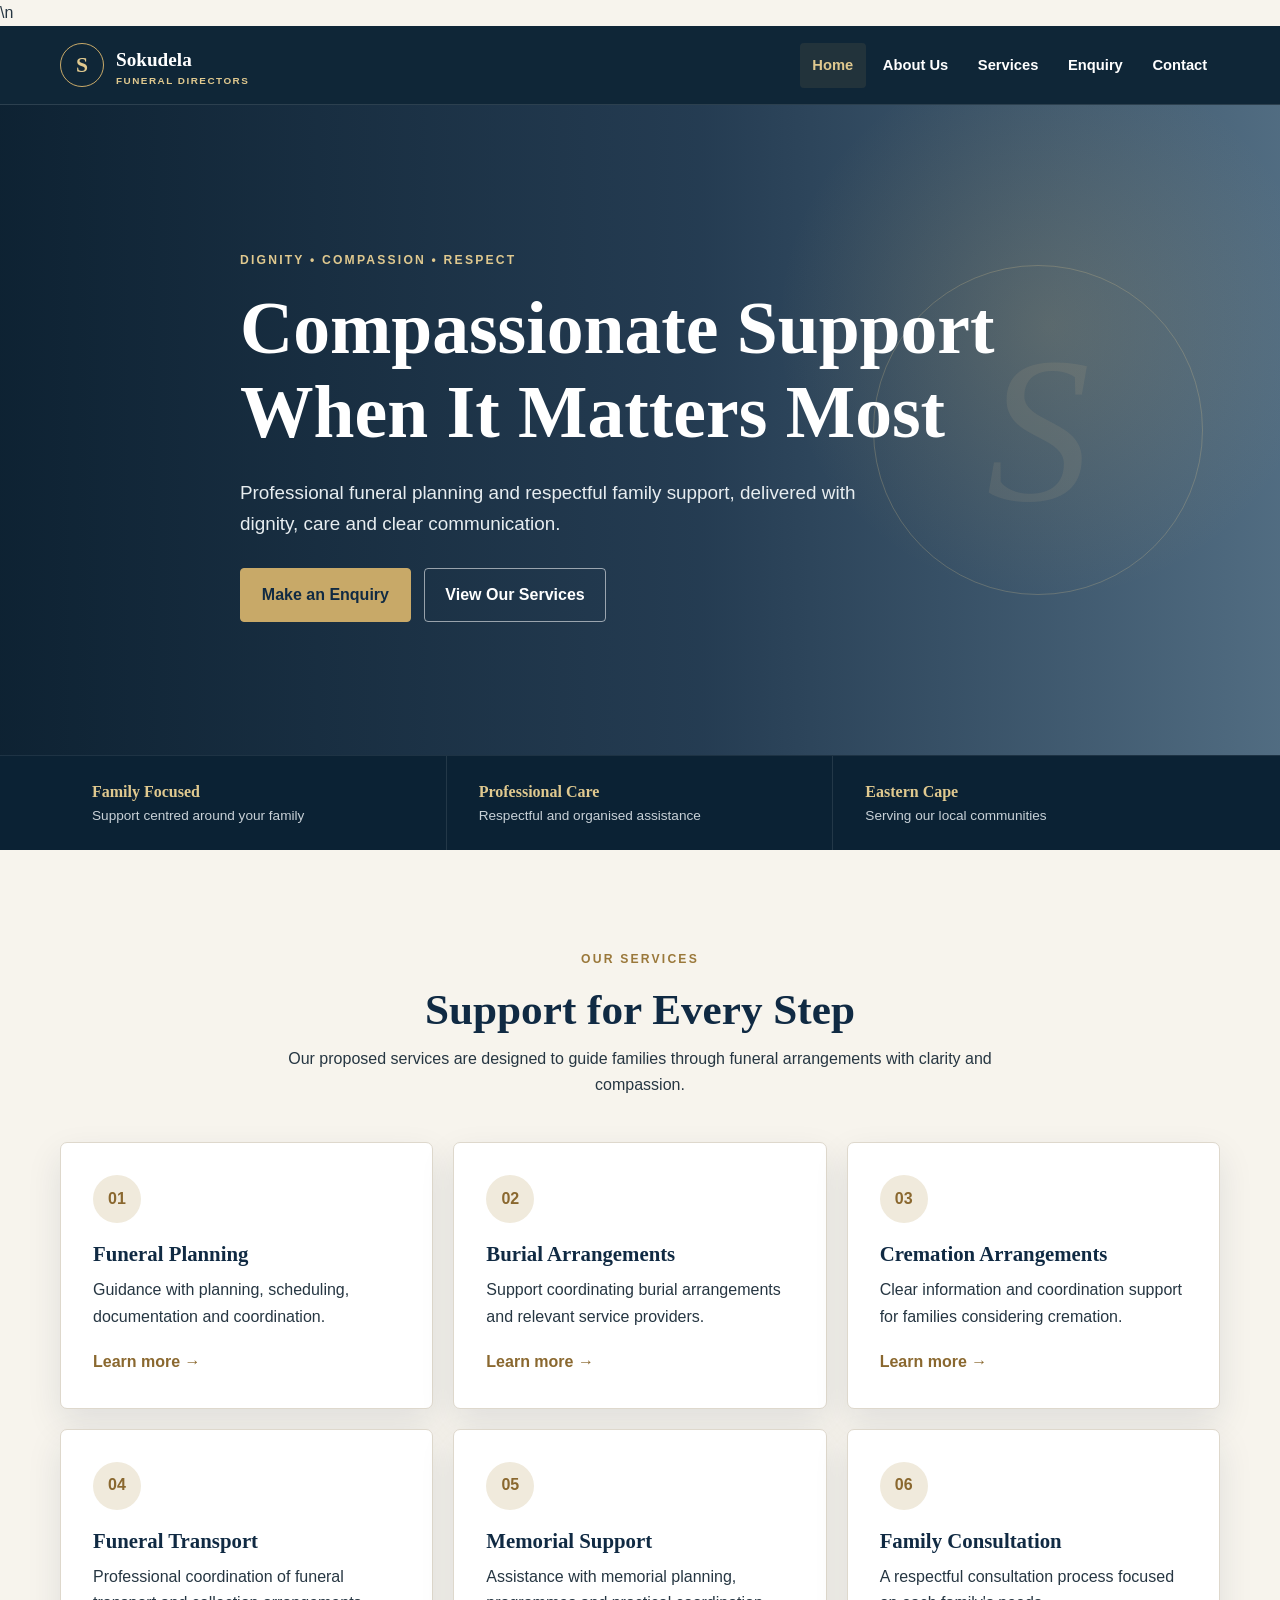
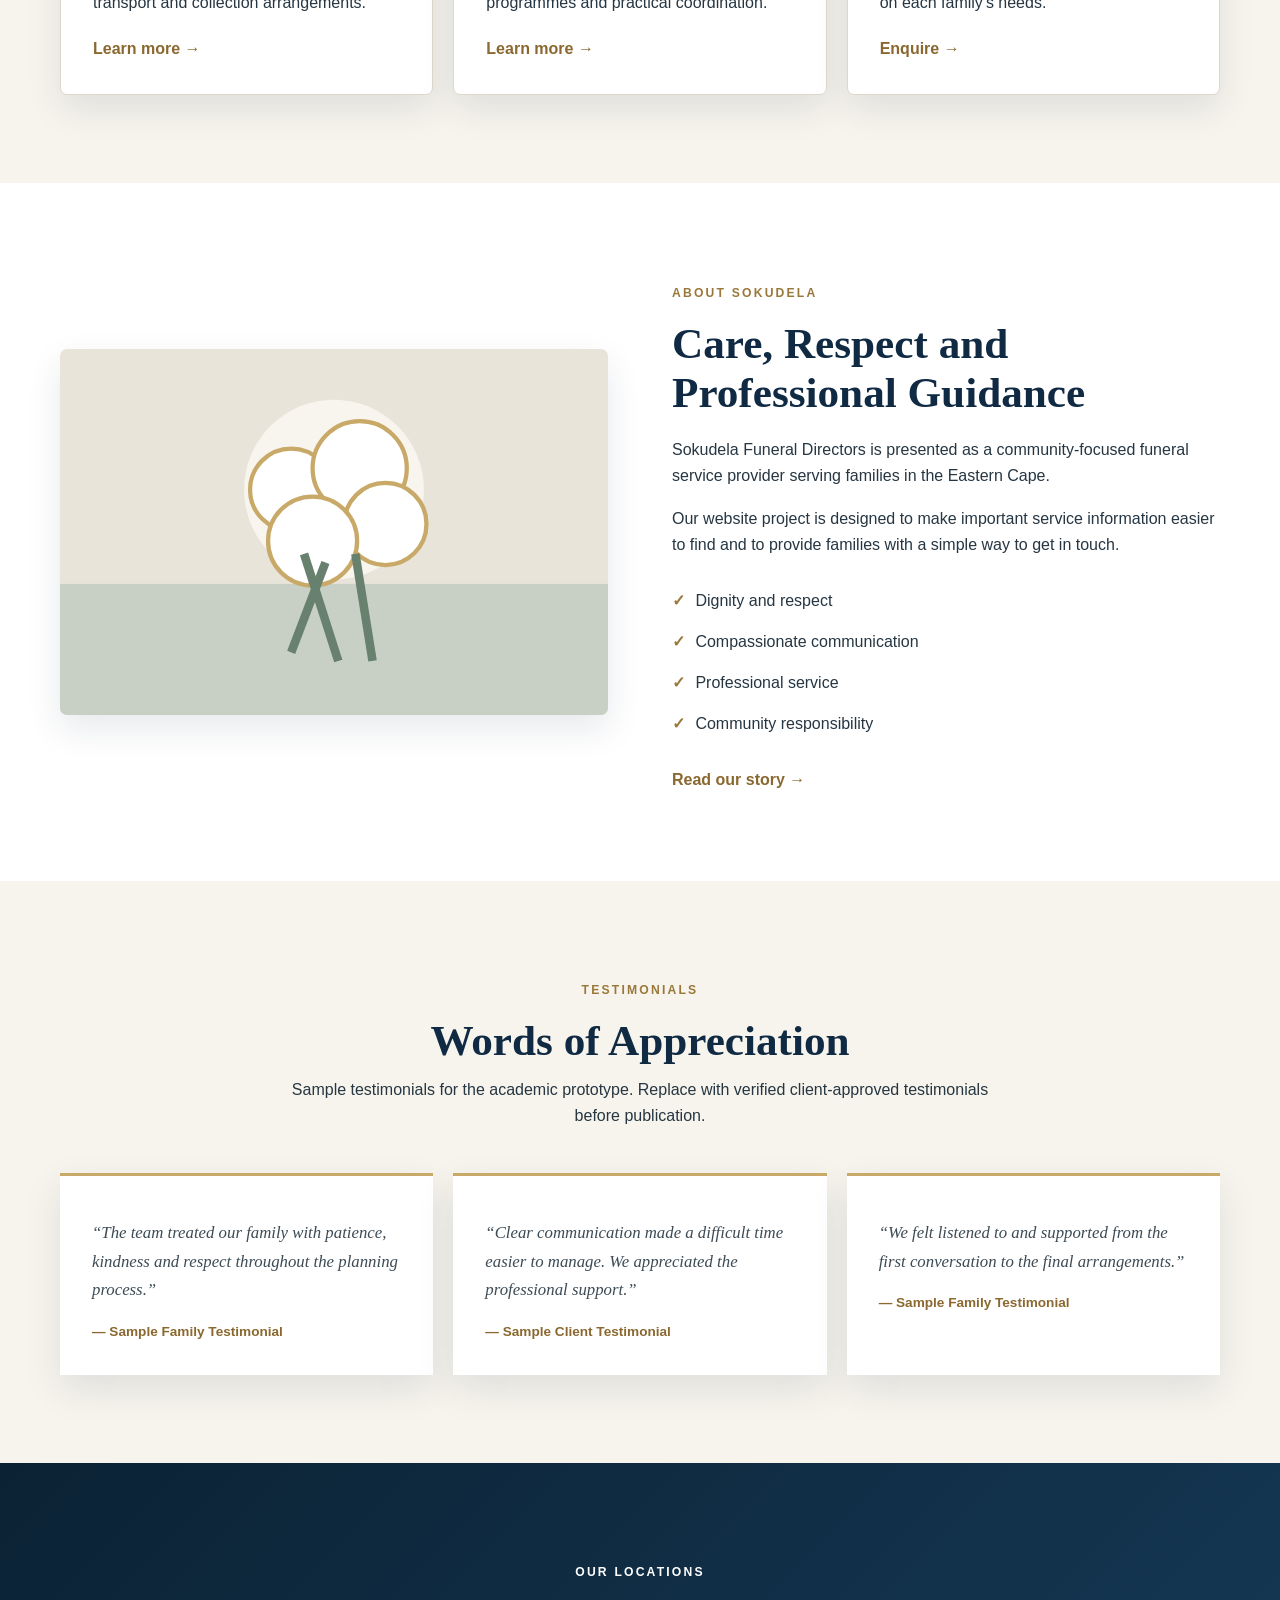
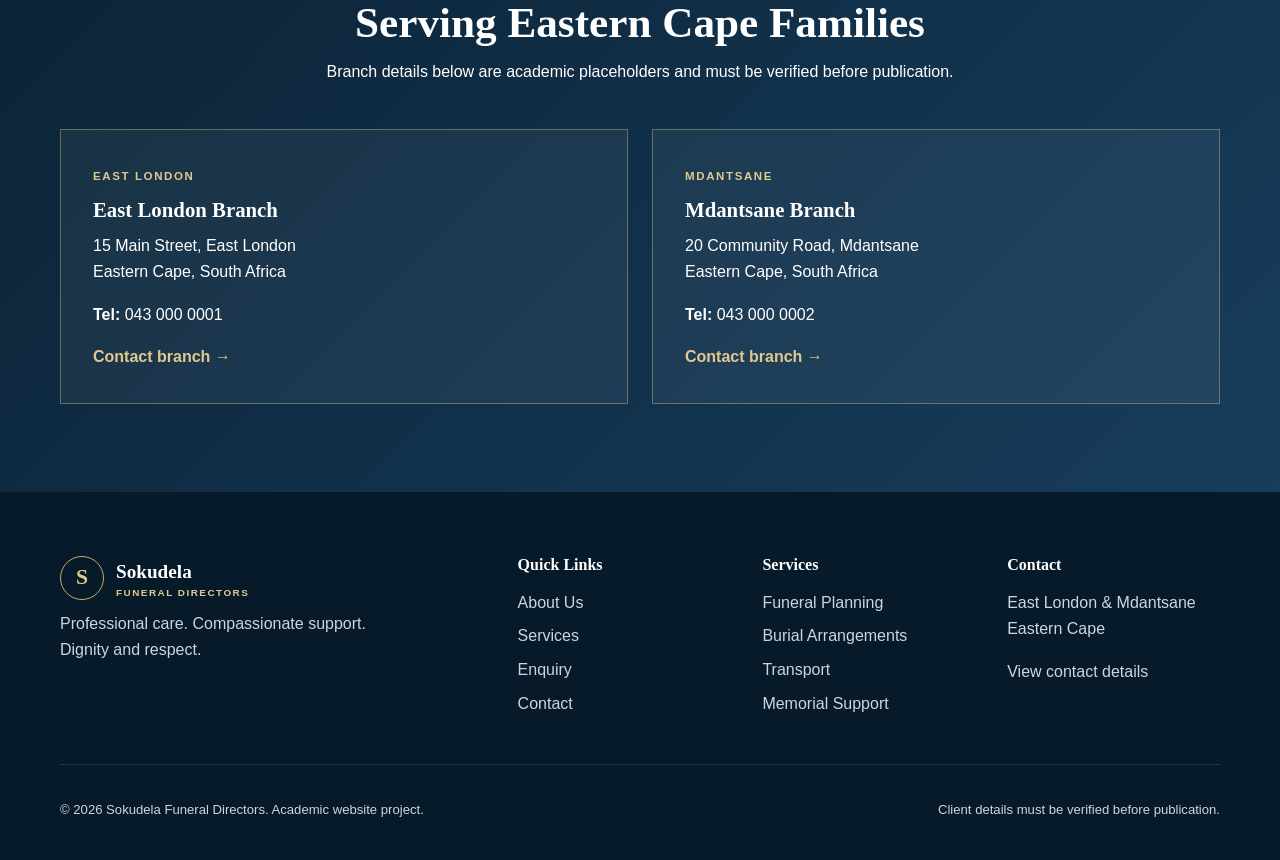
<file: index.html>
<!DOCTYPE html>
<html lang="en">
<head>
<meta charset="UTF-8"><meta name="viewport" content="width=device-width, initial-scale=1.0">\n<meta name="description" content="Sokudela Funeral Directors offers compassionate funeral planning information and family support in the Eastern Cape.">
<meta name="description" content="Sokudela Funeral Directors - compassionate funeral support with dignity and respect.">
<title>Sokudela Funeral Directors | Home</title>
<link rel="stylesheet" href="assets/css/style.css">
</head>
<body>
<header class="site-header"><div class="container navbar">
<a class="logo" href="index.html"><span class="logo-mark">S</span><span>Sokudela <small>Funeral Directors</small></span></a>
<nav aria-label="Main navigation"><ul>
<li><a class="active" href="index.html">Home</a></li><li><a href="about.html">About Us</a></li><li><a href="services.html">Services</a></li><li><a href="enquiry.html">Enquiry</a></li><li><a href="contact.html">Contact</a></li>
</ul></nav></div></header>
<main>
<section class="hero"><div class="container hero-content">
<p class="eyebrow">Dignity • Compassion • Respect</p>
<h1>Compassionate Support<br>When It Matters Most</h1>
<p>Professional funeral planning and respectful family support, delivered with dignity, care and clear communication.</p>
<div class="hero-actions"><a class="button" href="enquiry.html">Make an Enquiry</a><a class="button button-outline" href="services.html">View Our Services</a></div>
</div></section>

<section class="trust-strip"><div class="container trust-grid">
<div><strong>Family Focused</strong><span>Support centred around your family</span></div>
<div><strong>Professional Care</strong><span>Respectful and organised assistance</span></div>
<div><strong>Eastern Cape</strong><span>Serving our local communities</span></div>
</div></section>

<section class="section container">
<div class="section-heading center"><p class="eyebrow dark">Our Services</p><h2>Support for Every Step</h2><p>Our proposed services are designed to guide families through funeral arrangements with clarity and compassion.</p></div>
<div class="service-grid">
<article class="service-card"><div class="service-icon">01</div><h3>Funeral Planning</h3><p>Guidance with planning, scheduling, documentation and coordination.</p><a href="services.html">Learn more →</a></article>
<article class="service-card"><div class="service-icon">02</div><h3>Burial Arrangements</h3><p>Support coordinating burial arrangements and relevant service providers.</p><a href="services.html">Learn more →</a></article>
<article class="service-card"><div class="service-icon">03</div><h3>Cremation Arrangements</h3><p>Clear information and coordination support for families considering cremation.</p><a href="services.html">Learn more →</a></article>
<article class="service-card"><div class="service-icon">04</div><h3>Funeral Transport</h3><p>Professional coordination of funeral transport and collection arrangements.</p><a href="services.html">Learn more →</a></article>
<article class="service-card"><div class="service-icon">05</div><h3>Memorial Support</h3><p>Assistance with memorial planning, programmes and practical coordination.</p><a href="services.html">Learn more →</a></article>
<article class="service-card"><div class="service-icon">06</div><h3>Family Consultation</h3><p>A respectful consultation process focused on each family's needs.</p><a href="enquiry.html">Enquire →</a></article>
</div></section>

<section class="about-feature"><div class="container about-grid">
<picture class="responsive-image">
<source media="(max-width: 700px)" srcset="assets/images/funeral-service-small.svg">
<source media="(max-width: 900px)" srcset="assets/images/funeral-service-medium.svg">
<img src="assets/images/funeral-service-large.svg"
     srcset="assets/images/funeral-service-small.svg 640w, assets/images/funeral-service-medium.svg 960w, assets/images/funeral-service-large.svg 1440w"
     sizes="(max-width: 700px) 92vw, (max-width: 900px) 90vw, 50vw"
     alt="Respectful floral memorial arrangement illustration"
     loading="lazy">
</picture>
<div class="about-copy"><p class="eyebrow dark">About Sokudela</p><h2>Care, Respect and Professional Guidance</h2><p>Sokudela Funeral Directors is presented as a community-focused funeral service provider serving families in the Eastern Cape.</p><p>Our website project is designed to make important service information easier to find and to provide families with a simple way to get in touch.</p>
<ul class="check-list"><li>Dignity and respect</li><li>Compassionate communication</li><li>Professional service</li><li>Community responsibility</li></ul>
<a class="text-link" href="about.html">Read our story →</a></div>
</div></section>

<section class="section testimonials"><div class="container">
<div class="section-heading center"><p class="eyebrow dark">Testimonials</p><h2>Words of Appreciation</h2><p>Sample testimonials for the academic prototype. Replace with verified client-approved testimonials before publication.</p></div>
<div class="testimonial-grid">
<blockquote><p>“The team treated our family with patience, kindness and respect throughout the planning process.”</p><footer>— Sample Family Testimonial</footer></blockquote>
<blockquote><p>“Clear communication made a difficult time easier to manage. We appreciated the professional support.”</p><footer>— Sample Client Testimonial</footer></blockquote>
<blockquote><p>“We felt listened to and supported from the first conversation to the final arrangements.”</p><footer>— Sample Family Testimonial</footer></blockquote>
</div></div></section>

<section class="branches"><div class="container">
<div class="section-heading center light"><p class="eyebrow">Our Locations</p><h2>Serving Eastern Cape Families</h2><p>Branch details below are academic placeholders and must be verified before publication.</p></div>
<div class="branch-grid">
<article><span class="branch-label">East London</span><h3>East London Branch</h3><p>15 Main Street, East London<br>Eastern Cape, South Africa</p><p><strong>Tel:</strong> 043 000 0001</p><a href="contact.html">Contact branch →</a></article>
<article><span class="branch-label">Mdantsane</span><h3>Mdantsane Branch</h3><p>20 Community Road, Mdantsane<br>Eastern Cape, South Africa</p><p><strong>Tel:</strong> 043 000 0002</p><a href="contact.html">Contact branch →</a></article>
</div></div></section>
</main>
<footer class="site-footer"><div class="container footer-grid">
<div class="footer-brand"><a class="logo" href="index.html"><span class="logo-mark">S</span><span>Sokudela <small>Funeral Directors</small></span></a><p>Professional care. Compassionate support. Dignity and respect.</p></div>
<div><h3>Quick Links</h3><a href="about.html">About Us</a><a href="services.html">Services</a><a href="enquiry.html">Enquiry</a><a href="contact.html">Contact</a></div>
<div><h3>Services</h3><a href="services.html">Funeral Planning</a><a href="services.html">Burial Arrangements</a><a href="services.html">Transport</a><a href="services.html">Memorial Support</a></div>
<div><h3>Contact</h3><p>East London & Mdantsane<br>Eastern Cape</p><a href="contact.html">View contact details</a></div>
</div><div class="container footer-bottom"><p>© 2026 Sokudela Funeral Directors. Academic website project.</p><p>Client details must be verified before publication.</p></div></footer>
<script src="assets/js/script.js" defer></script></body></html>
</file>
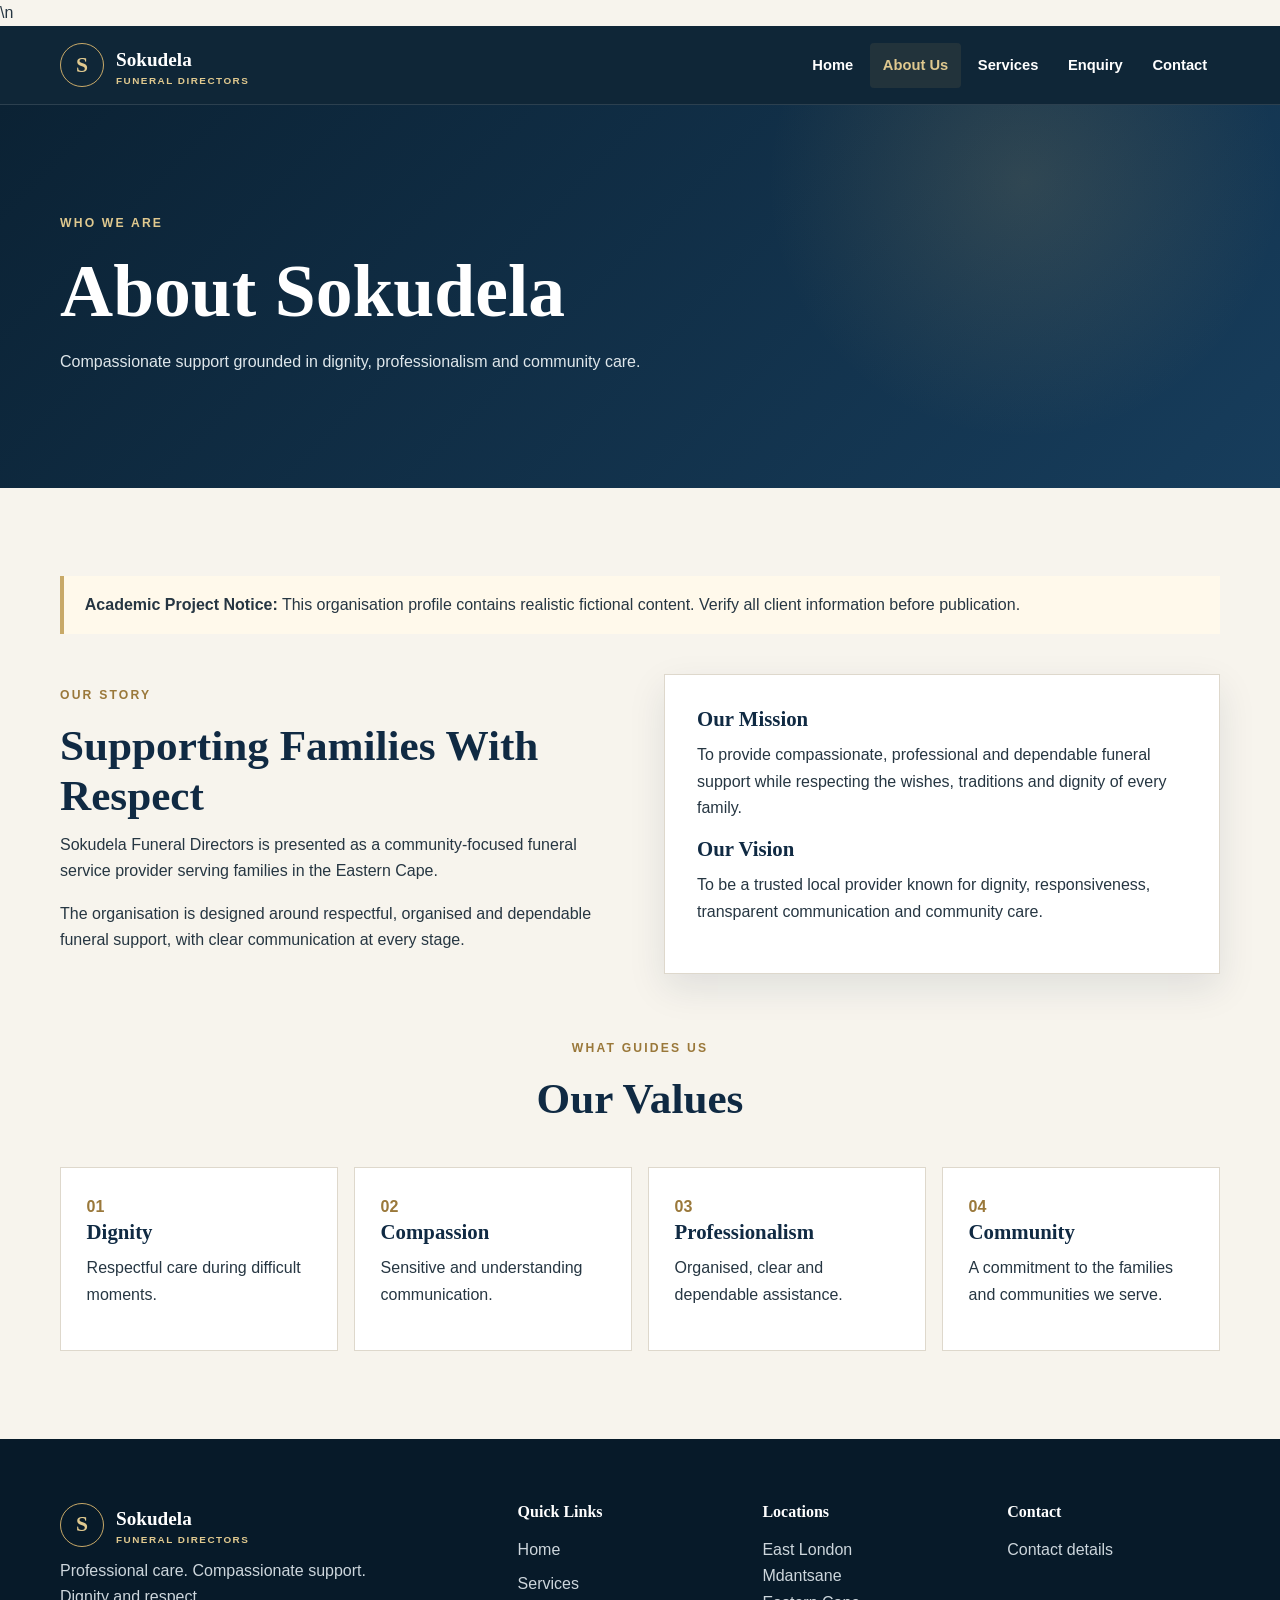
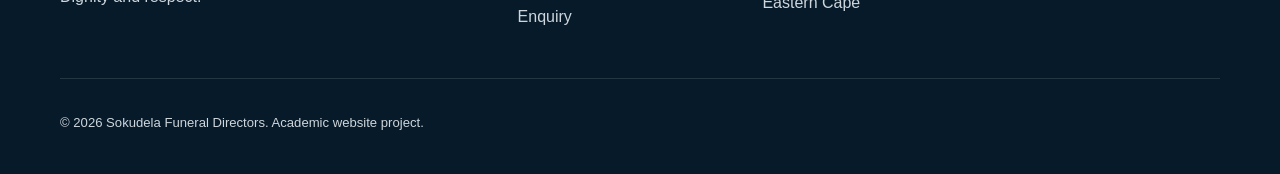
<file: about.html>
<!DOCTYPE html><html lang="en"><head><meta charset="UTF-8"><meta name="viewport" content="width=device-width,initial-scale=1.0">
<meta name="description" content="Learn about Sokudela Funeral Directors, its mission, vision and values of dignity, compassion and professional funeral support.">\n<meta name="description" content="Learn about Sokudela Funeral Directors, its mission, vision and values of dignity, compassion and professional funeral support."><title>About Us | Sokudela Funeral Directors</title><link rel="stylesheet" href="assets/css/style.css"></head><body>
<header class="site-header"><div class="container navbar"><a class="logo" href="index.html"><span class="logo-mark">S</span><span>Sokudela <small>Funeral Directors</small></span></a><nav aria-label="Main navigation"><ul><li><a href="index.html">Home</a></li><li><a class="active" href="about.html">About Us</a></li><li><a href="services.html">Services</a></li><li><a href="enquiry.html">Enquiry</a></li><li><a href="contact.html">Contact</a></li></ul></nav></div></header>
<main><section class="page-hero"><div class="container"><p class="eyebrow">Who We Are</p><h1>About Sokudela</h1><p>Compassionate support grounded in dignity, professionalism and community care.</p></div></section>
<section class="section container"><div class="notice"><strong>Academic Project Notice:</strong> This organisation profile contains realistic fictional content. Verify all client information before publication.</div>
<div class="two-col"><div><p class="eyebrow dark">Our Story</p><h2>Supporting Families With Respect</h2><p>Sokudela Funeral Directors is presented as a community-focused funeral service provider serving families in the Eastern Cape.</p><p>The organisation is designed around respectful, organised and dependable funeral support, with clear communication at every stage.</p></div><div class="value-panel"><h3>Our Mission</h3><p>To provide compassionate, professional and dependable funeral support while respecting the wishes, traditions and dignity of every family.</p><h3>Our Vision</h3><p>To be a trusted local provider known for dignity, responsiveness, transparent communication and community care.</p></div></div>
<div class="section-heading center values-heading"><p class="eyebrow dark">What Guides Us</p><h2>Our Values</h2></div><div class="value-grid"><article><span>01</span><h3>Dignity</h3><p>Respectful care during difficult moments.</p></article><article><span>02</span><h3>Compassion</h3><p>Sensitive and understanding communication.</p></article><article><span>03</span><h3>Professionalism</h3><p>Organised, clear and dependable assistance.</p></article><article><span>04</span><h3>Community</h3><p>A commitment to the families and communities we serve.</p></article></div></section></main>
<footer class="site-footer"><div class="container footer-grid"><div class="footer-brand"><a class="logo" href="index.html"><span class="logo-mark">S</span><span>Sokudela <small>Funeral Directors</small></span></a><p>Professional care. Compassionate support. Dignity and respect.</p></div><div><h3>Quick Links</h3><a href="index.html">Home</a><a href="services.html">Services</a><a href="enquiry.html">Enquiry</a></div><div><h3>Locations</h3><p>East London<br>Mdantsane<br>Eastern Cape</p></div><div><h3>Contact</h3><a href="contact.html">Contact details</a></div></div><div class="container footer-bottom"><p>© 2026 Sokudela Funeral Directors. Academic website project.</p></div></footer><script src="assets/js/script.js" defer></script><script src="assets/js/script.js" defer></script></body></html>
</file>
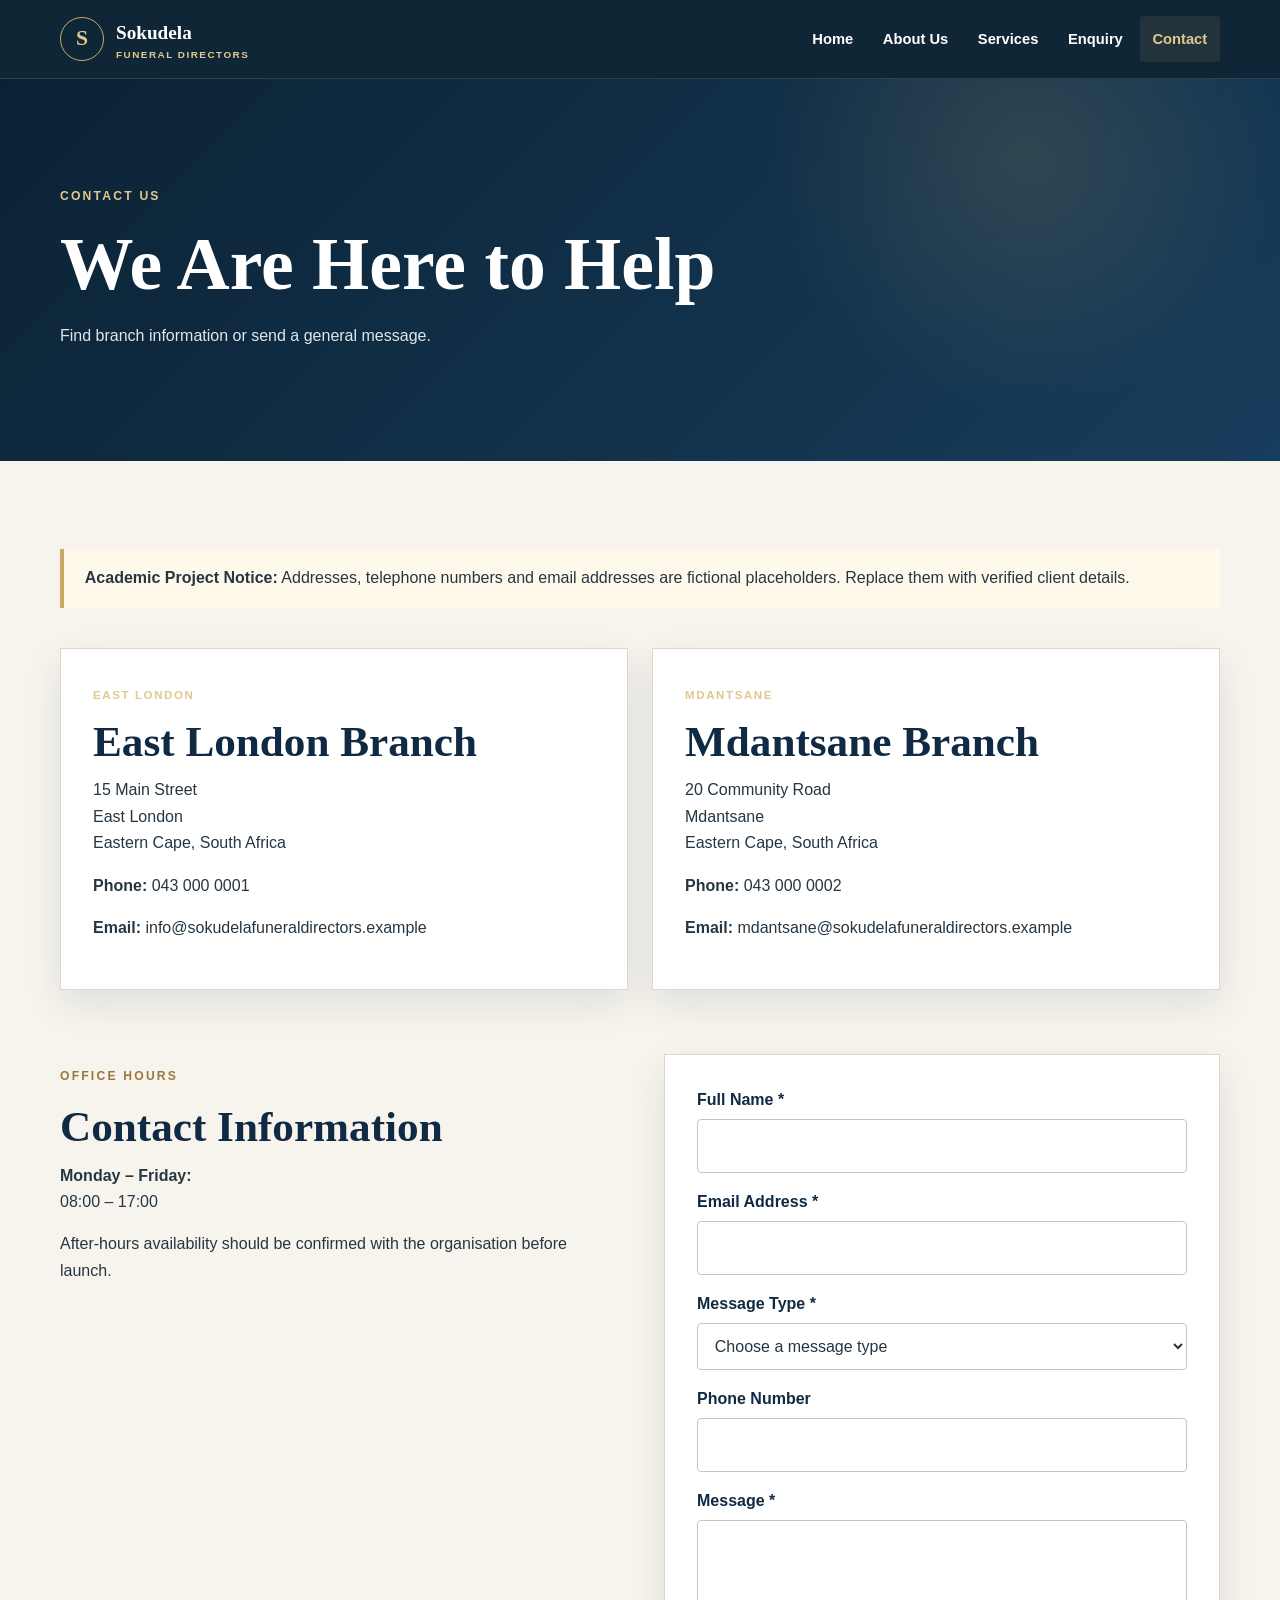
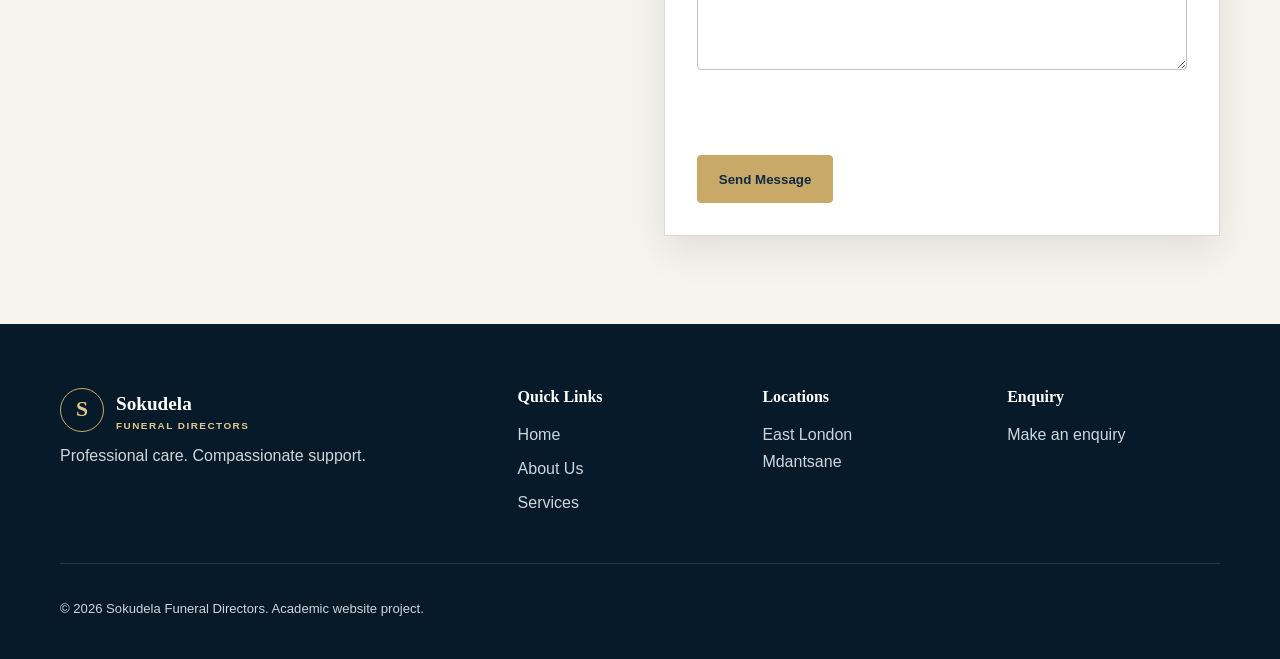
<file: contact.html>
<!DOCTYPE html><html lang="en"><head><meta charset="UTF-8"><meta name="viewport" content="width=device-width,initial-scale=1.0">
<meta name="description" content="Find Sokudela Funeral Directors contact information and send a general message about funeral support in the Eastern Cape."><title>Contact | Sokudela Funeral Directors</title><link rel="stylesheet" href="assets/css/style.css"></head><body>
<header class="site-header"><div class="container navbar"><a class="logo" href="index.html"><span class="logo-mark">S</span><span>Sokudela <small>Funeral Directors</small></span></a><nav aria-label="Main navigation"><ul><li><a href="index.html">Home</a></li><li><a href="about.html">About Us</a></li><li><a href="services.html">Services</a></li><li><a href="enquiry.html">Enquiry</a></li><li><a class="active" href="contact.html">Contact</a></li></ul></nav></div></header>
<main><section class="page-hero"><div class="container"><p class="eyebrow">Contact Us</p><h1>We Are Here to Help</h1><p>Find branch information or send a general message.</p></div></section>
<section class="section container"><div class="notice"><strong>Academic Project Notice:</strong> Addresses, telephone numbers and email addresses are fictional placeholders. Replace them with verified client details.</div>
<div class="branch-grid light-cards"><article><span class="branch-label">East London</span><h2>East London Branch</h2><p>15 Main Street<br>East London<br>Eastern Cape, South Africa</p><p><strong>Phone:</strong> 043 000 0001</p><p><strong>Email:</strong> info@sokudelafuneraldirectors.example</p></article><article><span class="branch-label">Mdantsane</span><h2>Mdantsane Branch</h2><p>20 Community Road<br>Mdantsane<br>Eastern Cape, South Africa</p><p><strong>Phone:</strong> 043 000 0002</p><p><strong>Email:</strong> mdantsane@sokudelafuneraldirectors.example</p></article></div>
<div class="form-layout contact-form"><div><p class="eyebrow dark">Office Hours</p><h2>Contact Information</h2><p><strong>Monday – Friday:</strong><br>08:00 – 17:00</p><p>After-hours availability should be confirmed with the organisation before launch.</p></div><form action="mailto:info@sokudelafuneraldirectors.example" method="post" enctype="text/plain" data-sokudela-form="contact"><label for="contact-name">Full Name *</label><input id="contact-name" name="name" type="text" required><label for="contact-email">Email Address *</label><input id="contact-email" name="email" type="email" maxlength="120" autocomplete="email" required><label for="message-type">Message Type *</label><select id="message-type" name="messageType" required><option value="">Choose a message type</option><option>General enquiry</option><option>Service information</option><option>Feedback</option><option>Other</option></select><label for="contact-phone">Phone Number</label><input id="contact-phone" name="phone" type="tel" pattern="[0-9+() -]{7,20}" title="Enter a valid phone number." autocomplete="tel"><label for="contact-message">Message *</label><textarea id="contact-message" name="message" minlength="10" maxlength="1500" required></textarea><p class="form-message" data-form-message role="status" aria-live="polite"></p><button class="button" type="submit">Send Message</button></form></div></section></main>
<footer class="site-footer"><div class="container footer-grid"><div class="footer-brand"><a class="logo" href="index.html"><span class="logo-mark">S</span><span>Sokudela <small>Funeral Directors</small></span></a><p>Professional care. Compassionate support.</p></div><div><h3>Quick Links</h3><a href="index.html">Home</a><a href="about.html">About Us</a><a href="services.html">Services</a></div><div><h3>Locations</h3><p>East London<br>Mdantsane</p></div><div><h3>Enquiry</h3><a href="enquiry.html">Make an enquiry</a></div></div><div class="container footer-bottom"><p>© 2026 Sokudela Funeral Directors. Academic website project.</p></div></footer><script src="assets/js/script.js" defer></script></body></html>
</file>
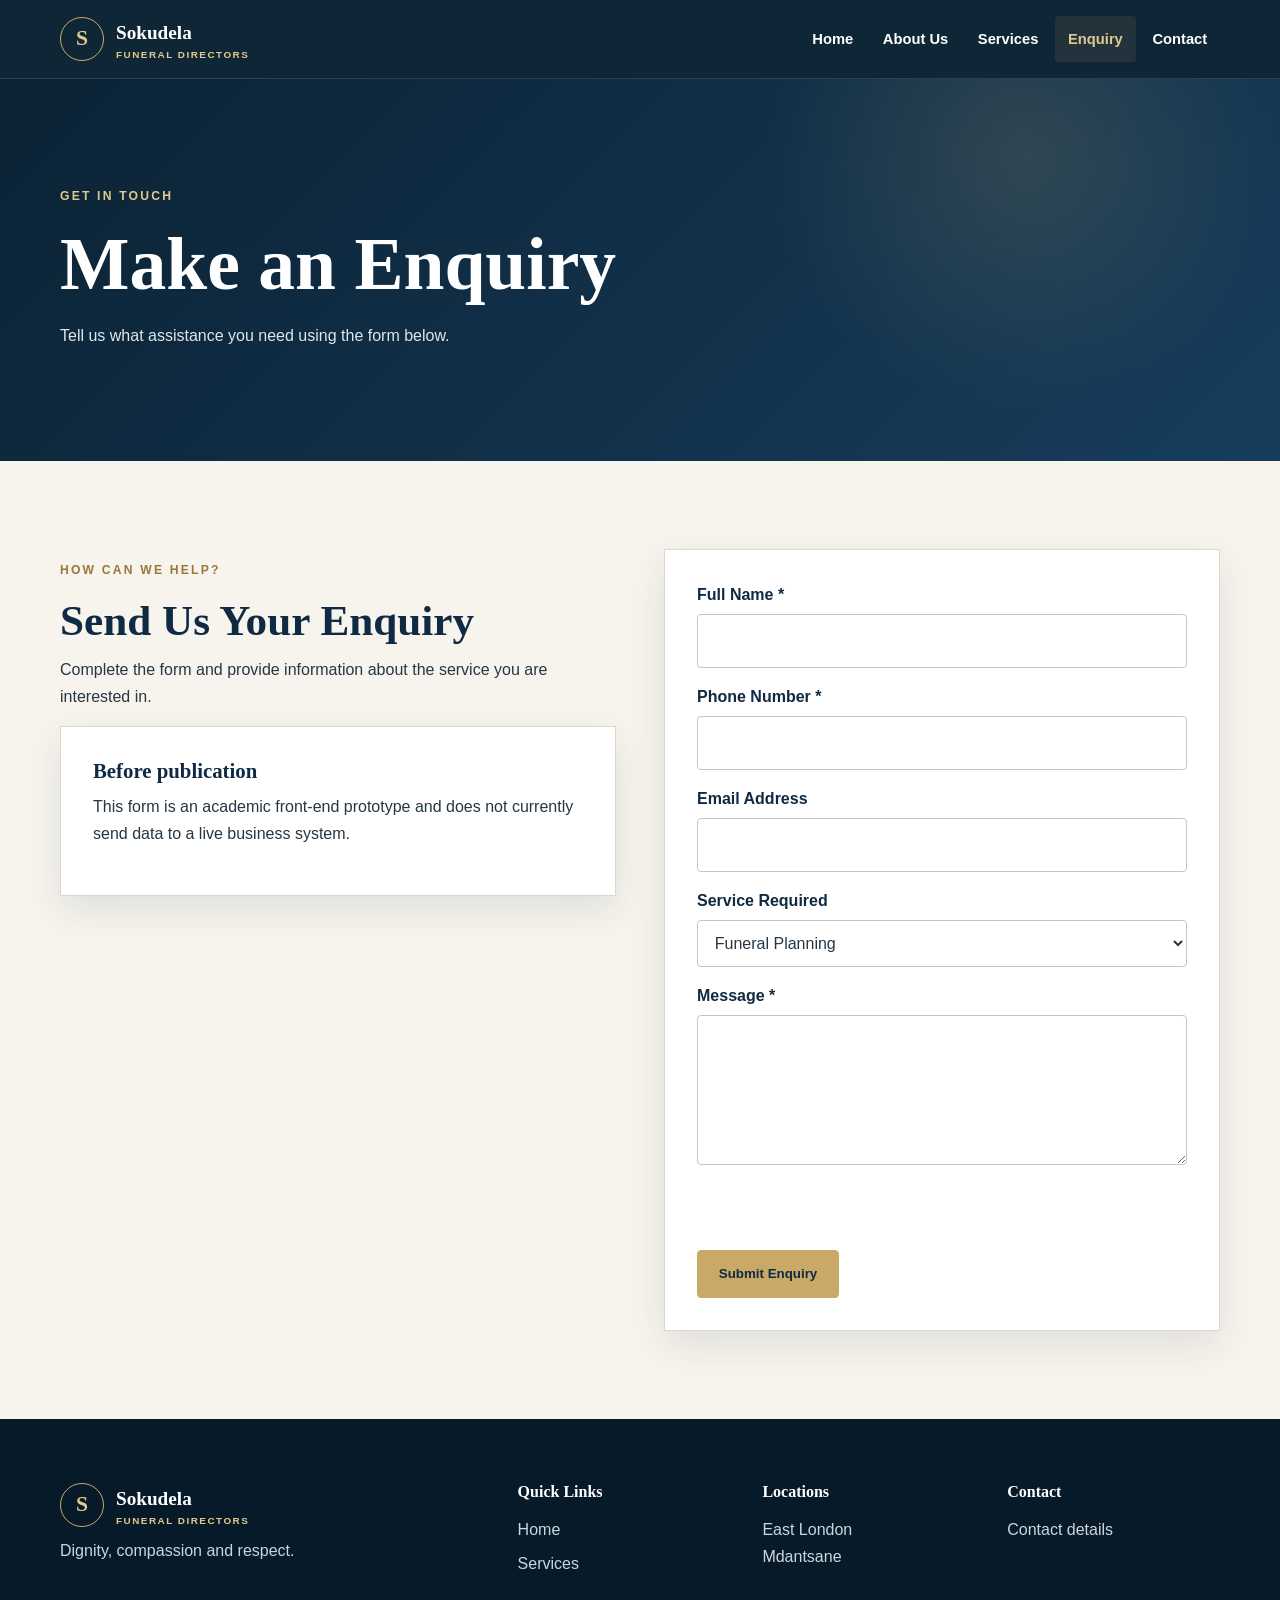
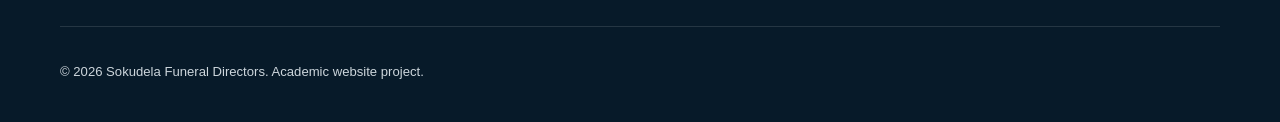
<file: enquiry.html>
<!DOCTYPE html><html lang="en"><head><meta charset="UTF-8"><meta name="viewport" content="width=device-width,initial-scale=1.0">
<meta name="description" content="Enquire about funeral planning, burial arrangements, cremation, transport and memorial support from Sokudela Funeral Directors."><title>Enquiry | Sokudela Funeral Directors</title><link rel="stylesheet" href="assets/css/style.css"></head><body>
<header class="site-header"><div class="container navbar"><a class="logo" href="index.html"><span class="logo-mark">S</span><span>Sokudela <small>Funeral Directors</small></span></a><nav aria-label="Main navigation"><ul><li><a href="index.html">Home</a></li><li><a href="about.html">About Us</a></li><li><a href="services.html">Services</a></li><li><a class="active" href="enquiry.html">Enquiry</a></li><li><a href="contact.html">Contact</a></li></ul></nav></div></header>
<main><section class="page-hero"><div class="container"><p class="eyebrow">Get In Touch</p><h1>Make an Enquiry</h1><p>Tell us what assistance you need using the form below.</p></div></section>
<section class="section container"><div class="form-layout"><div><p class="eyebrow dark">How Can We Help?</p><h2>Send Us Your Enquiry</h2><p>Complete the form and provide information about the service you are interested in.</p><div class="info-card"><h3>Before publication</h3><p>This form is an academic front-end prototype and does not currently send data to a live business system.</p></div></div>
<form action="#" method="post" data-sokudela-form="enquiry"><label for="name">Full Name *</label><input id="name" name="name" type="text" minlength="2" maxlength="80" autocomplete="name" required><label for="phone">Phone Number *</label><input id="phone" name="phone" type="tel" pattern="[0-9+() -]{7,20}" title="Enter a valid phone number." autocomplete="tel" required><label for="email">Email Address</label><input id="email" name="email" type="email"><label for="service">Service Required</label><select id="service" name="service"><option>Funeral Planning</option><option>Burial Arrangements</option><option>Cremation Arrangements</option><option>Funeral Transport</option><option>Memorial Support</option><option>General Enquiry</option></select><label for="message">Message *</label><textarea id="message" name="message" minlength="10" maxlength="1000" required></textarea><p class="form-message" data-form-message role="status" aria-live="polite"></p><button class="button" type="submit">Submit Enquiry</button></form></div></section></main>
<footer class="site-footer"><div class="container footer-grid"><div class="footer-brand"><a class="logo" href="index.html"><span class="logo-mark">S</span><span>Sokudela <small>Funeral Directors</small></span></a><p>Dignity, compassion and respect.</p></div><div><h3>Quick Links</h3><a href="index.html">Home</a><a href="services.html">Services</a></div><div><h3>Locations</h3><p>East London<br>Mdantsane</p></div><div><h3>Contact</h3><a href="contact.html">Contact details</a></div></div><div class="container footer-bottom"><p>© 2026 Sokudela Funeral Directors. Academic website project.</p></div></footer><script src="assets/js/script.js" defer></script></body></html>
</file>
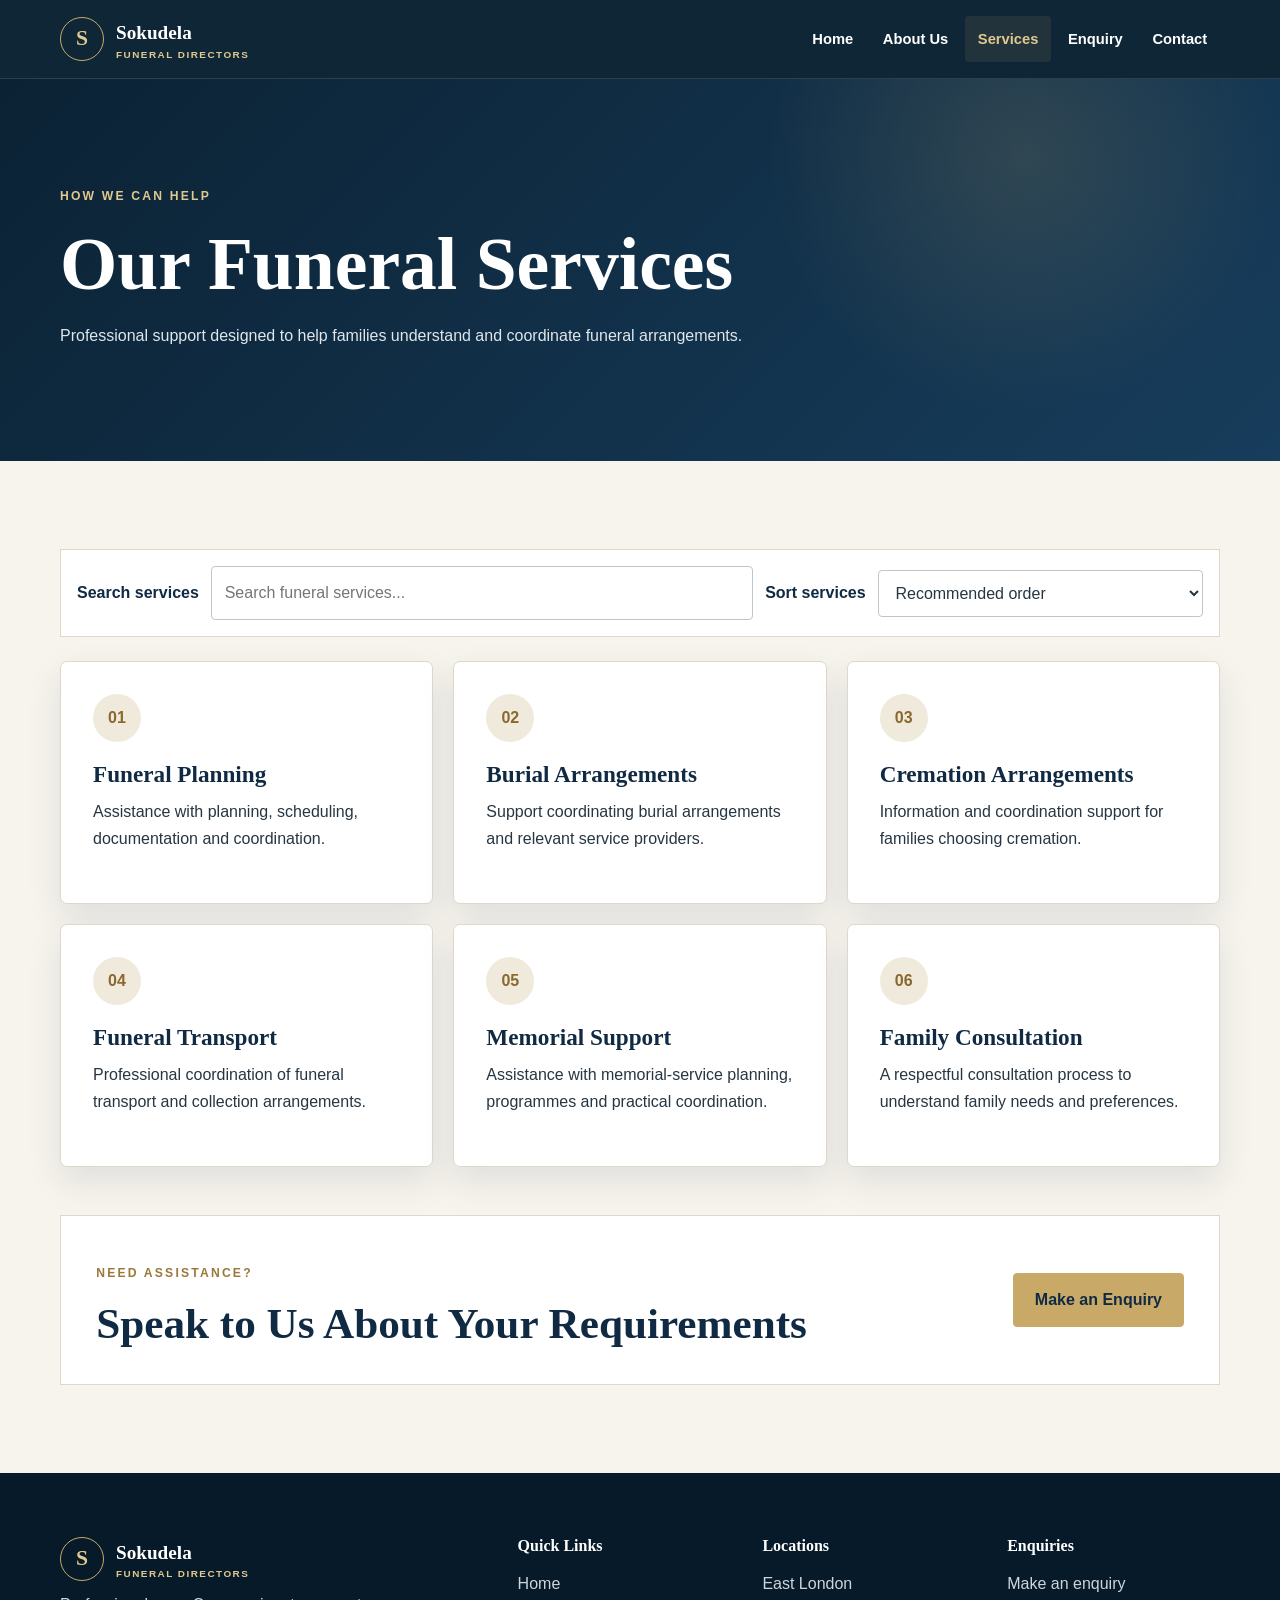
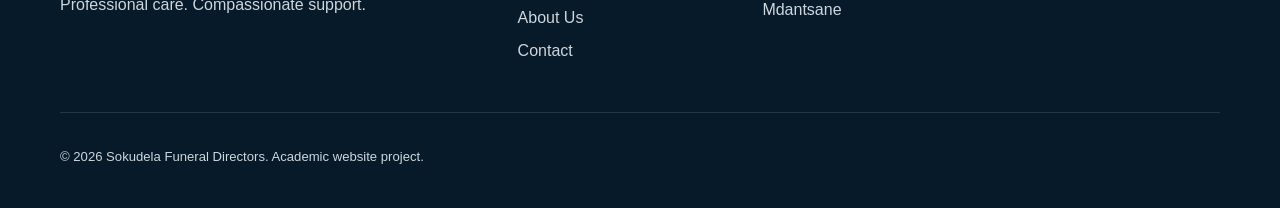
<file: services.html>
<!DOCTYPE html><html lang="en"><head><meta charset="UTF-8"><meta name="viewport" content="width=device-width,initial-scale=1.0"><meta name="description" content="Explore funeral planning, burial arrangements, cremation support, funeral transport and memorial services in the Eastern Cape."><title>Services | Sokudela Funeral Directors</title><link rel="stylesheet" href="assets/css/style.css"></head><body>
<header class="site-header"><div class="container navbar"><a class="logo" href="index.html"><span class="logo-mark">S</span><span>Sokudela <small>Funeral Directors</small></span></a><nav aria-label="Main navigation"><ul><li><a href="index.html">Home</a></li><li><a href="about.html">About Us</a></li><li><a class="active" href="services.html">Services</a></li><li><a href="enquiry.html">Enquiry</a></li><li><a href="contact.html">Contact</a></li></ul></nav></div></header>
<main><section class="page-hero"><div class="container"><p class="eyebrow">How We Can Help</p><h1>Our Funeral Services</h1><p>Professional support designed to help families understand and coordinate funeral arrangements.</p></div></section>
<section class="section container"><div class="service-tools"><label for="service-search">Search services</label><input id="service-search" type="search" placeholder="Search funeral services..." aria-label="Search funeral services"><label for="service-sort">Sort services</label><select id="service-sort"><option value="default">Recommended order</option><option value="az">Name A to Z</option><option value="za">Name Z to A</option></select></div><div class="service-grid" id="dynamic-services" aria-live="polite">
<article class="service-card"><div class="service-icon">01</div><h2>Funeral Planning</h2><p>Assistance with planning, scheduling, documentation and coordination.</p></article>
<article class="service-card"><div class="service-icon">02</div><h2>Burial Arrangements</h2><p>Support coordinating burial arrangements and relevant service providers.</p></article>
<article class="service-card"><div class="service-icon">03</div><h2>Cremation Arrangements</h2><p>Information and coordination support for families choosing cremation.</p></article>
<article class="service-card"><div class="service-icon">04</div><h2>Funeral Transport</h2><p>Professional coordination of funeral transport and collection arrangements.</p></article>
<article class="service-card"><div class="service-icon">05</div><h2>Memorial Support</h2><p>Assistance with memorial-service planning, programmes and practical coordination.</p></article>
<article class="service-card"><div class="service-icon">06</div><h2>Family Consultation</h2><p>A respectful consultation process to understand family needs and preferences.</p></article>
</div><div class="cta-box"><div><p class="eyebrow dark">Need Assistance?</p><h2>Speak to Us About Your Requirements</h2></div><a class="button" href="enquiry.html">Make an Enquiry</a></div></section></main>
<footer class="site-footer"><div class="container footer-grid"><div class="footer-brand"><a class="logo" href="index.html"><span class="logo-mark">S</span><span>Sokudela <small>Funeral Directors</small></span></a><p>Professional care. Compassionate support.</p></div><div><h3>Quick Links</h3><a href="index.html">Home</a><a href="about.html">About Us</a><a href="contact.html">Contact</a></div><div><h3>Locations</h3><p>East London<br>Mdantsane</p></div><div><h3>Enquiries</h3><a href="enquiry.html">Make an enquiry</a></div></div><div class="container footer-bottom"><p>© 2026 Sokudela Funeral Directors. Academic website project.</p></div></footer><script src="assets/js/script.js" defer></script></body></html>
</file>
<file: assets/css/style.css>
/* =====================================================
   SOKUDELA FUNERAL DIRECTORS — PART 2
   Responsive website stylesheet
   ===================================================== */
*,*::before,*::after{box-sizing:border-box;margin:0;padding:0}
html{scroll-behavior:smooth}
:root{--navy:#102a43;--navy2:#173d5c;--gold:#c8a968;--gold2:#e0c98f;--cream:#f7f4ed;--paper:#fff;--ink:#263642;--muted:#697780;--line:#ded8cc;--max:1160px;--shadow:0 14px 35px rgba(16,42,67,.10)}
body{font-family:"Aptos","Segoe UI",Arial,sans-serif;color:var(--ink);background:var(--cream);line-height:1.65}
a{color:inherit}img{max-width:100%;height:auto;display:block}.container{width:min(92%,var(--max));margin-inline:auto}
h1,h2,h3{font-family:Georgia,"Times New Roman",serif;line-height:1.15;color:var(--navy)}h1{font-size:clamp(2.4rem,6vw,4.6rem)}h2{font-size:clamp(1.8rem,3.5vw,2.7rem)}h3{font-size:1.3rem}p{margin:.7rem 0 1rem}
.eyebrow{text-transform:uppercase;letter-spacing:.18em;font-size:.76rem;font-weight:800;color:var(--gold2)}.eyebrow.dark{color:#9a783a}
.site-header{position:sticky;top:0;z-index:50;background:rgba(11,34,52,.98);border-bottom:1px solid rgba(255,255,255,.12)}
.navbar{min-height:78px;display:flex;align-items:center;justify-content:space-between;gap:1.5rem}.logo{display:flex;align-items:center;gap:.75rem;color:#fff;text-decoration:none;font-family:Georgia,serif;font-size:1.2rem;font-weight:700}.logo small{display:block;color:var(--gold2);font:600 .62rem/1.2 "Segoe UI",Arial,sans-serif;text-transform:uppercase;letter-spacing:.15em}.logo-mark{width:44px;height:44px;border:1px solid var(--gold);border-radius:50%;display:grid;place-items:center;color:var(--gold2);font-size:1.35rem}
nav ul{list-style:none;display:flex;align-items:center;gap:.25rem;padding:0}nav a{color:#fff;text-decoration:none;display:block;padding:.65rem .8rem;border-radius:4px;font-size:.92rem;font-weight:650}nav a:hover,nav a.active{color:var(--gold2);background:rgba(200,169,104,.10)}nav a:active{color:#fff;background:rgba(200,169,104,.18)}nav a:focus-visible,.button:focus-visible{outline:3px solid var(--gold2);outline-offset:3px}
.hero{min-height:650px;display:grid;align-items:center;color:#fff;background:radial-gradient(circle at 82% 34%,rgba(200,169,104,.20),transparent 24%),linear-gradient(90deg,rgba(9,30,47,.98) 0%,rgba(16,42,67,.91) 55%,rgba(23,61,92,.74) 100%);position:relative;overflow:hidden}.hero::after{content:"S";position:absolute;right:6%;top:50%;transform:translateY(-50%);width:330px;height:330px;border:1px solid rgba(224,201,143,.24);border-radius:50%;display:grid;place-items:center;font:italic 13rem Georgia,serif;color:rgba(224,201,143,.10)}.hero-content{position:relative;z-index:2;max-width:800px;padding:6rem 0}.hero h1{color:#fff;margin:.7rem 0 1.4rem}.hero p:not(.eyebrow){font-size:clamp(1rem,2vw,1.18rem);max-width:650px;color:#e7edf0}.hero-actions{display:flex;gap:.8rem;flex-wrap:wrap;margin-top:1.8rem}
.button{display:inline-flex;align-items:center;justify-content:center;min-height:48px;padding:.8rem 1.3rem;border:1px solid var(--gold);border-radius:4px;background:var(--gold);color:#102a43;text-decoration:none;font-weight:800;cursor:pointer;transition:.2s ease}.button:hover{background:var(--gold2);transform:translateY(-2px)}.button:active{transform:translateY(0);filter:brightness(.95)}.button-outline{background:transparent;color:#fff;border-color:rgba(255,255,255,.55)}.button-outline:hover{background:#fff;color:var(--navy)}
.trust-strip{background:#0b2234;color:#fff;border-top:1px solid rgba(255,255,255,.08)}.trust-grid{display:grid;grid-template-columns:repeat(3,1fr)}.trust-grid>div{padding:1.4rem 2rem;border-right:1px solid rgba(255,255,255,.1)}.trust-grid>div:last-child{border:0}.trust-grid strong,.trust-grid span{display:block}.trust-grid strong{font-family:Georgia,serif;color:var(--gold2)}.trust-grid span{font-size:.85rem;color:#c8d1d7}
.section{padding:5.5rem 0}.section-heading{max-width:720px;margin-bottom:2.7rem}.section-heading.center{text-align:center;margin-inline:auto}.section-heading.light h2,.section-heading.light p{color:#fff}
.service-grid{display:grid;grid-template-columns:repeat(3,1fr);gap:1.25rem}.service-card{background:#fff;border:1px solid var(--line);padding:2rem;border-radius:7px;box-shadow:var(--shadow);transition:.22s ease}.service-card:hover{transform:translateY(-5px);border-color:var(--gold)}.service-icon{width:48px;height:48px;border-radius:50%;display:grid;place-items:center;background:#f0eadc;color:#8a682f;font-weight:800;margin-bottom:1.2rem}.service-card h2,.service-card h3{margin-bottom:.7rem}.service-card h2{font-size:1.45rem}.service-card a,.text-link{color:#8a682f;font-weight:800;text-decoration:none}.service-card p{margin-bottom:1.2em}
.about-feature{background:#fff;padding:5.5rem 0}.responsive-image{display:block}.responsive-image img{width:100%;aspect-ratio:3/2;object-fit:cover;border-radius:7px;box-shadow:var(--shadow)}.about-grid{display:grid;grid-template-columns:1fr 1fr;gap:4rem;align-items:center}.image-panel{min-height:500px;border-radius:7px;background:radial-gradient(circle at 40% 40%,#fff 0 5%,#e8e0cf 6% 12%,transparent 13%),radial-gradient(circle at 60% 52%,#fff 0 5%,#e8e0cf 6% 12%,transparent 13%),linear-gradient(145deg,#d6d9d4,#f5f2ea 45%,#a8b5a5);box-shadow:var(--shadow);position:relative}.image-panel::after{content:"SOKUDELA";position:absolute;bottom:1.2rem;left:1.5rem;color:#fff;letter-spacing:.22em;font-weight:800;text-shadow:0 1px 5px rgba(0,0,0,.4)}.about-copy h2{margin:.6rem 0 1.2rem}.check-list{list-style:none;padding:0;margin:1.4rem 0}.check-list li{padding:.45rem 0}.check-list li::before{content:"✓";color:#9a783a;font-weight:900;margin-right:.65rem}
.testimonials{background:var(--cream)}.testimonial-grid{display:grid;grid-template-columns:repeat(3,1fr);gap:1.25rem}.testimonial-grid blockquote{background:#fff;padding:2rem;border-top:3px solid var(--gold);box-shadow:var(--shadow)}.testimonial-grid blockquote p{font:italic 1.05rem/1.7 Georgia,serif;color:#3d4b55}.testimonial-grid footer{color:#8a682f;font-size:.85rem;font-weight:700;margin-top:1rem}
.branches{padding:5.5rem 0;background:linear-gradient(135deg,#0b2234,#173d5c);color:#fff}.branch-grid{display:grid;grid-template-columns:repeat(2,1fr);gap:1.5rem}.branch-grid article{border:1px solid rgba(224,201,143,.38);padding:2rem;background:rgba(255,255,255,.05)}.branch-grid h2,.branch-grid h3{color:#fff;margin:.6rem 0}.branch-grid a{color:var(--gold2);font-weight:800;text-decoration:none}.branch-label{color:var(--gold2);font-size:.72rem;font-weight:800;text-transform:uppercase;letter-spacing:.14em}.light-cards article{background:#fff;color:var(--ink);border-color:var(--line);box-shadow:var(--shadow)}.light-cards h2{color:var(--navy)}
.page-hero{padding:6rem 0;background:radial-gradient(circle at 80% 20%,rgba(200,169,104,.16),transparent 24%),linear-gradient(135deg,#0b2234,#173d5c);color:#fff}.page-hero h1{color:#fff;margin:.5rem 0 1rem}.page-hero p:not(.eyebrow){max-width:700px;color:#dfe7eb}
.notice{background:#fff9eb;border-left:4px solid var(--gold);padding:1rem 1.3rem;margin-bottom:2.5rem}.two-col,.form-layout{display:grid;grid-template-columns:1fr 1fr;gap:3rem;align-items:start}.value-panel,.info-card{background:#fff;border:1px solid var(--line);padding:2rem;box-shadow:var(--shadow)}.value-panel h3{margin-top:1rem}.value-panel h3:first-child{margin-top:0}.values-heading{margin-top:4rem}.value-grid{display:grid;grid-template-columns:repeat(4,1fr);gap:1rem}.value-grid article{background:#fff;padding:1.6rem;border:1px solid var(--line)}.value-grid span{color:#9a783a;font-weight:900}
form{background:#fff;padding:2rem;border:1px solid var(--line);box-shadow:var(--shadow)}label{display:block;color:var(--navy);font-weight:800;margin:1rem 0 .35rem}label:first-child{margin-top:0}input,select,textarea{width:100%;padding:.8rem;border:1px solid #bfc6ca;border-radius:4px;background:#fff;color:var(--ink);font:inherit}textarea{min-height:150px;resize:vertical}input:focus,select:focus,textarea:focus{outline:3px solid rgba(200,169,104,.3);border-color:var(--gold)}form .button{margin-top:1.2rem}.contact-form{margin-top:4rem}.cta-box{margin-top:3rem;padding:2.2rem;background:#fff;border:1px solid var(--line);display:flex;justify-content:space-between;align-items:center;gap:2rem}
.site-footer{background:#071a29;color:#cdd6dc;padding:4rem 0 1.5rem}.footer-grid{display:grid;grid-template-columns:2fr 1fr 1fr 1fr;gap:2rem}.site-footer h3{color:#fff;font-size:1rem;margin-bottom:1rem}.site-footer a:not(.logo){display:block;color:#cdd6dc;text-decoration:none;margin:.45rem 0}.site-footer a:hover{color:var(--gold2)}.footer-brand p{max-width:330px}.footer-bottom{display:flex;justify-content:space-between;gap:1rem;border-top:1px solid rgba(255,255,255,.12);margin-top:2.5rem;padding-top:1.4rem;font-size:.82rem}
@media(max-width:900px){.service-grid,.testimonial-grid{grid-template-columns:repeat(2,1fr)}.about-grid,.two-col,.form-layout{grid-template-columns:1fr}.value-grid{grid-template-columns:repeat(2,1fr)}.footer-grid{grid-template-columns:repeat(2,1fr)}.image-panel{min-height:380px}}
@media(max-width:700px){.site-header{position:static}.navbar{align-items:flex-start;flex-direction:column;padding:1rem 0}nav{width:100%}nav ul{flex-direction:column;align-items:stretch}nav a{width:100%}.hero{min-height:590px}.hero::after{width:220px;height:220px;font-size:8rem;right:-70px}.hero-content{padding:4rem 0}.trust-grid,.service-grid,.testimonial-grid,.branch-grid,.value-grid,.footer-grid{grid-template-columns:1fr}.trust-grid>div{border-right:0;border-bottom:1px solid rgba(255,255,255,.1);padding:1rem 0}.section,.about-feature,.branches{padding:4rem 0}.image-panel{min-height:300px}.cta-box,.footer-bottom{flex-direction:column;align-items:flex-start}form{padding:1.3rem}}
@media(prefers-reduced-motion:reduce){html{scroll-behavior:auto}*,*::before,*::after{transition:none!important}}

/* Task 3 additions */
.service-tools{display:grid;grid-template-columns:auto minmax(180px,1fr) auto minmax(150px,.6fr);gap:.75rem;align-items:center;margin:0 0 1.5rem;padding:1rem;background:#fff;border:1px solid var(--line)}
.service-tools label{margin:0}
.form-message{margin-top:1rem;padding:.8rem;border-radius:4px;font-size:.95rem}
.form-success{background:#edf7ee;border-left:4px solid #3b8050;color:#205a32}
.form-error{background:#fff0ef;border-left:4px solid #b33a32;color:#85251f}
@media(max-width:700px){.service-tools{grid-template-columns:1fr}.service-tools label{margin-top:.35rem}}
</file>
